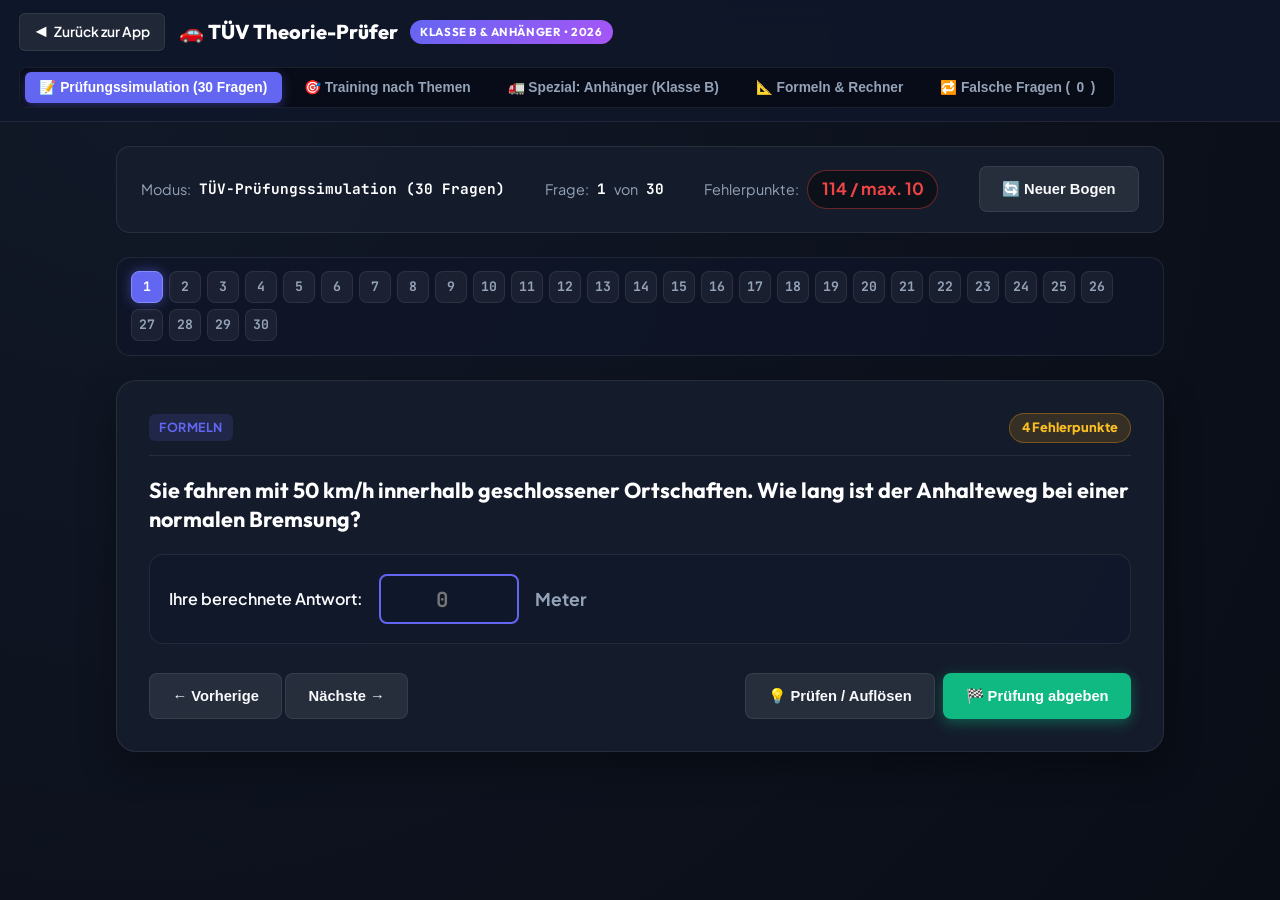
<file: theorie_pruefung_trainer.html>
<!DOCTYPE html>
<html lang="de">
<head>
  <meta charset="UTF-8">
  <meta name="viewport" content="width=device-width, initial-scale=1.0, maximum-scale=1.0, user-scalable=no, viewport-fit=cover">
  <title>TÜV Theorie-Trainer Klasse B & Anhänger | Offizielle Prüfungsfragen & Bildsimulation 2026</title>
  
  <!-- iOS Web App Meta Tags & PWA Setup for iPad Pro & iPhone 12 Pro -->
  <meta name="apple-mobile-web-app-capable" content="yes">
  <meta name="apple-mobile-web-app-status-bar-style" content="black-translucent">
  <meta name="apple-mobile-web-app-title" content="Theorie-Trainer">
  <meta name="mobile-web-app-capable" content="yes">
  <meta name="theme-color" content="#090d16">
  <link rel="apple-touch-icon" href="icons/apple-touch-icon.png">
  <link rel="icon" type="image/png" href="icons/icon-192.png">
  <link rel="preconnect" href="https://fonts.googleapis.com">
  <link rel="preconnect" href="https://fonts.gstatic.com" crossorigin>
  <link href="https://fonts.googleapis.com/css2?family=Outfit:wght@400;600;700;800&family=Plus+Jakarta+Sans:wght@400;500;600;700&family=JetBrains+Mono:wght@500;700&display=swap" rel="stylesheet">
  <style>
    :root {
      --bg: #090d16;
      --card-bg: rgba(22, 30, 46, 0.88);
      --card-border: rgba(255, 255, 255, 0.08);
      --card-hover: rgba(99, 102, 241, 0.35);
      --text: #f8fafc;
      --text-muted: #94a3b8;
      --primary: #6366f1;
      --primary-hover: #4f46e5;
      --success: #10b981;
      --success-bg: rgba(16, 185, 129, 0.15);
      --danger: #ef4444;
      --danger-bg: rgba(239, 68, 68, 0.15);
      --warning: #f59e0b;
      --warning-bg: rgba(245, 158, 11, 0.15);
      --radius-sm: 8px;
      --radius-md: 14px;
      --radius-lg: 20px;
      --font-heading: 'Outfit', sans-serif;
      --font-body: 'Plus Jakarta Sans', sans-serif;
      --font-mono: 'JetBrains Mono', monospace;
    }

    * { box-sizing: border-box; margin: 0; padding: 0; }
    body {
      font-family: var(--font-body);
      background: radial-gradient(circle at 10% 10%, #111827 0%, #090d16 100%);
      color: var(--text);
      min-height: 100vh;
      line-height: 1.55;
      padding-bottom: max(60px, calc(30px + env(safe-area-inset-bottom, 20px)));
    }

    /* TOP HEADER */
    header {
      background: rgba(15, 23, 42, 0.95);
      backdrop-filter: blur(14px);
      -webkit-backdrop-filter: blur(14px);
      border-bottom: 1px solid var(--card-border);
      position: sticky;
      top: 0;
      z-index: 100;
      padding-top: max(0.8rem, env(safe-area-inset-top, 0.8rem));
      padding-left: max(1.2rem, env(safe-area-inset-left, 1.2rem));
      padding-right: max(1.2rem, env(safe-area-inset-right, 1.2rem));
      padding-bottom: 0.8rem;
      display: flex;
      justify-content: space-between;
      align-items: center;
      flex-wrap: wrap;
      gap: 1rem;
    }
    .logo {
      display: flex;
      align-items: center;
      gap: 0.75rem;
      font-family: var(--font-heading);
      font-size: 1.25rem;
      font-weight: 800;
      color: #fff;
    }
    .logo-badge {
      font-size: 0.72rem;
      background: linear-gradient(135deg, var(--primary), #a855f7);
      padding: 0.2rem 0.65rem;
      border-radius: 999px;
      font-weight: 700;
      text-transform: uppercase;
      letter-spacing: 0.05em;
    }
    .nav-tabs {
      display: flex;
      gap: 0.5rem;
      background: rgba(0, 0, 0, 0.4);
      padding: 0.3rem;
      border-radius: var(--radius-sm);
      border: 1px solid var(--card-border);
      overflow-x: auto;
    }
    .tab-btn {
      background: transparent;
      border: none;
      color: var(--text-muted);
      padding: 0.45rem 0.9rem;
      font-size: 0.86rem;
      font-weight: 600;
      border-radius: 6px;
      cursor: pointer;
      transition: all 0.2s ease;
      display: flex;
      align-items: center;
      gap: 0.4rem;
      white-space: nowrap;
    }
    .tab-btn:hover { color: #fff; }
    .tab-btn.active {
      background: var(--primary);
      color: #fff;
      box-shadow: 0 4px 12px rgba(99, 102, 241, 0.35);
    }

    /* MAIN CONTAINER */
    .container {
      max-width: 1080px;
      margin: 1.5rem auto;
      padding: 0 1rem;
    }

    /* EXAM STATUS BAR */
    .exam-header {
      background: var(--card-bg);
      border: 1px solid var(--card-border);
      border-radius: var(--radius-md);
      padding: 1.2rem 1.5rem;
      margin-bottom: 1.5rem;
      display: flex;
      justify-content: space-between;
      align-items: center;
      flex-wrap: wrap;
      gap: 1rem;
    }
    .stat-pill {
      display: flex;
      align-items: center;
      gap: 0.5rem;
      font-size: 0.9rem;
      color: var(--text-muted);
    }
    .stat-pill strong { color: #fff; font-family: var(--font-mono); }
    .error-points-counter {
      font-size: 1.05rem;
      font-weight: 700;
      padding: 0.35rem 0.85rem;
      border-radius: 999px;
      background: rgba(0, 0, 0, 0.4);
      border: 1px solid var(--card-border);
    }
    .error-points-counter.safe { color: var(--success); border-color: rgba(16, 185, 129, 0.4); }
    .error-points-counter.danger { color: var(--danger); border-color: rgba(239, 68, 68, 0.4); }

    /* QUESTION NAVIGATOR */
    .question-navigator {
      display: flex;
      flex-wrap: wrap;
      gap: 6px;
      margin-bottom: 1.5rem;
      background: rgba(15, 23, 42, 0.6);
      padding: 0.85rem;
      border-radius: var(--radius-md);
      border: 1px solid var(--card-border);
    }
    .nav-dot {
      width: 32px;
      height: 32px;
      border-radius: 8px;
      display: flex;
      align-items: center;
      justify-content: center;
      font-family: var(--font-mono);
      font-size: 0.82rem;
      font-weight: 700;
      background: rgba(255, 255, 255, 0.05);
      border: 1px solid var(--card-border);
      color: var(--text-muted);
      cursor: pointer;
      transition: all 0.15s ease;
    }
    .nav-dot:hover { border-color: var(--primary); color: #fff; transform: translateY(-2px); }
    .nav-dot.current {
      background: var(--primary);
      border-color: #818cf8;
      color: #fff;
      box-shadow: 0 0 12px rgba(99, 102, 241, 0.5);
    }
    .nav-dot.answered {
      background: rgba(255, 255, 255, 0.15);
      color: #fff;
      border-color: rgba(255, 255, 255, 0.25);
    }
    .nav-dot.correct { background: var(--success-bg); border-color: var(--success); color: var(--success); }
    .nav-dot.wrong { background: var(--danger-bg); border-color: var(--danger); color: var(--danger); }

    /* QUESTION CARD */
    .question-card {
      background: var(--card-bg);
      border: 1px solid var(--card-border);
      border-radius: var(--radius-lg);
      padding: 2rem;
      box-shadow: 0 15px 35px rgba(0, 0, 0, 0.35);
      margin-bottom: 1.5rem;
    }
    .question-meta {
      display: flex;
      justify-content: space-between;
      align-items: center;
      margin-bottom: 1.2rem;
      border-bottom: 1px solid var(--card-border);
      padding-bottom: 0.8rem;
    }
    .category-badge {
      font-size: 0.78rem;
      font-weight: 700;
      text-transform: uppercase;
      letter-spacing: 0.04em;
      color: var(--primary);
      background: rgba(99, 102, 241, 0.15);
      padding: 0.25rem 0.65rem;
      border-radius: 6px;
    }
    .points-badge {
      font-size: 0.8rem;
      font-weight: 800;
      padding: 0.25rem 0.75rem;
      border-radius: 999px;
      background: rgba(245, 158, 11, 0.15);
      color: #fbbf24;
      border: 1px solid rgba(245, 158, 11, 0.35);
    }
    .question-text {
      font-family: var(--font-heading);
      font-size: 1.35rem;
      font-weight: 700;
      color: #fff;
      margin-bottom: 1.25rem;
      line-height: 1.35;
    }

    /* SCENARIO IMAGE BOX (AUTHENTIC TÜV EXAM SCREEN) */
    .scenario-box {
      background: #0b1120;
      border: 2px solid rgba(255, 255, 255, 0.1);
      border-radius: var(--radius-md);
      padding: 1.2rem;
      margin-bottom: 1.5rem;
      display: flex;
      flex-direction: column;
      align-items: center;
      justify-content: center;
      text-align: center;
      box-shadow: inset 0 2px 10px rgba(0, 0, 0, 0.5);
    }
    .scenario-svg-wrapper {
      max-width: 100%;
      display: flex;
      justify-content: center;
    }
    .scenario-svg-wrapper svg {
      max-width: 100%;
      height: auto;
      border-radius: 8px;
    }
    .scenario-caption {
      font-size: 0.84rem;
      color: var(--text-muted);
      margin-top: 0.75rem;
      font-weight: 500;
      background: rgba(15, 23, 42, 0.7);
      padding: 0.3rem 0.8rem;
      border-radius: 6px;
      border: 1px solid rgba(255, 255, 255, 0.05);
    }

    /* ANSWERS */
    .answers-list {
      display: flex;
      flex-direction: column;
      gap: 0.75rem;
      margin-bottom: 1.8rem;
    }
    .answer-item {
      background: rgba(15, 23, 42, 0.5);
      border: 1.5px solid var(--card-border);
      border-radius: var(--radius-md);
      padding: 1rem 1.25rem;
      min-height: 52px;
      display: flex;
      align-items: flex-start;
      gap: 1rem;
      cursor: pointer;
      transition: all 0.15s ease;
      user-select: none;
      touch-action: manipulation;
      -webkit-tap-highlight-color: transparent;
    }
    .answer-item:hover {
      border-color: var(--card-hover);
      background: rgba(99, 102, 241, 0.05);
    }
    .answer-item.selected {
      border-color: var(--primary);
      background: rgba(99, 102, 241, 0.15);
    }
    .answer-item.correct {
      border-color: var(--success);
      background: var(--success-bg);
    }
    .answer-item.wrong {
      border-color: var(--danger);
      background: var(--danger-bg);
    }

    .custom-check {
      min-width: 22px;
      width: 22px;
      height: 22px;
      border-radius: 6px;
      border: 2px solid var(--text-muted);
      display: flex;
      align-items: center;
      justify-content: center;
      margin-top: 2px;
      transition: all 0.15s ease;
      font-weight: 800;
      font-size: 0.85rem;
    }
    .answer-item.selected .custom-check {
      border-color: var(--primary);
      background: var(--primary);
      color: #fff;
    }
    .answer-item.correct .custom-check {
      border-color: var(--success);
      background: var(--success);
      color: #fff;
    }
    .answer-item.wrong .custom-check {
      border-color: var(--danger);
      background: var(--danger);
      color: #fff;
    }
    .answer-label {
      font-size: 0.98rem;
      color: #cbd5e1;
      line-height: 1.45;
    }
    .answer-item.selected .answer-label { color: #fff; font-weight: 600; }

    /* NUMBER INPUT ANSWER */
    .number-input-box {
      margin-bottom: 1.8rem;
      display: flex;
      align-items: center;
      gap: 1rem;
      background: rgba(15, 23, 42, 0.6);
      padding: 1.2rem;
      border-radius: var(--radius-md);
      border: 1px solid var(--card-border);
    }
    .formula-input {
      background: #0f172a;
      border: 2px solid var(--primary);
      border-radius: 8px;
      padding: 0.6rem 1rem;
      font-family: var(--font-mono);
      font-size: 1.3rem;
      font-weight: 700;
      color: #fff;
      width: 140px;
      text-align: center;
    }
    .formula-unit {
      font-size: 1.1rem;
      font-weight: 700;
      color: var(--text-muted);
    }

    /* EXPLANATION BOX */
    .explanation-box {
      background: rgba(99, 102, 241, 0.1);
      border-left: 4px solid var(--primary);
      padding: 1rem 1.25rem;
      border-radius: 0 var(--radius-sm) var(--radius-sm) 0;
      margin-bottom: 1.5rem;
      font-size: 0.92rem;
      color: #c7d2fe;
      display: none;
    }

    /* CONTROLS */
    .controls-bar {
      display: flex;
      justify-content: space-between;
      align-items: center;
      flex-wrap: wrap;
      gap: 1rem;
    }
    .btn {
      padding: 0.75rem 1.4rem;
      border-radius: var(--radius-sm);
      font-size: 0.92rem;
      font-weight: 700;
      min-height: 46px;
      border: none;
      cursor: pointer;
      display: inline-flex;
      align-items: center;
      gap: 0.5rem;
      transition: all 0.2s ease;
      touch-action: manipulation;
    }
    .btn-secondary {
      background: rgba(255, 255, 255, 0.08);
      color: var(--text);
      border: 1px solid var(--card-border);
    }
    .btn-secondary:hover { background: rgba(255, 255, 255, 0.15); transform: translateY(-1px); }
    .btn-primary {
      background: var(--primary);
      color: #fff;
      box-shadow: 0 4px 14px rgba(99, 102, 241, 0.4);
    }
    .btn-primary:hover { background: var(--primary-hover); transform: translateY(-1px); }
    .btn-success {
      background: var(--success);
      color: #fff;
      box-shadow: 0 4px 14px rgba(16, 185, 129, 0.4);
    }
    .btn-success:hover { background: #059669; }

    /* EVALUATION / SCORE CARD */
    .evaluation-card {
      background: var(--card-bg);
      border: 1px solid var(--card-border);
      border-radius: var(--radius-lg);
      padding: 2.5rem 2rem;
      text-align: center;
      display: none;
    }
    .result-banner {
      display: inline-flex;
      align-items: center;
      gap: 0.75rem;
      padding: 0.6rem 1.5rem;
      border-radius: 999px;
      font-family: var(--font-heading);
      font-size: 1.5rem;
      font-weight: 800;
      text-transform: uppercase;
      margin-bottom: 1.5rem;
    }
    .result-passed {
      background: var(--success-bg);
      color: #34d399;
      border: 2px solid var(--success);
    }
    .result-failed {
      background: var(--danger-bg);
      color: #f87171;
      border: 2px solid var(--danger);
    }

    /* TOOLS VIEW */
    .tool-view { display: none; }
    .cheat-card {
      background: var(--card-bg);
      border: 1px solid var(--card-border);
      border-radius: var(--radius-md);
      padding: 1.5rem;
      margin-bottom: 1.25rem;
    }
    .cheat-title {
      font-family: var(--font-heading);
      font-size: 1.2rem;
      font-weight: 700;
      color: #fff;
      margin-bottom: 0.5rem;
      display: flex;
      align-items: center;
      gap: 0.5rem;
    }
    .formula-formula {
      font-family: var(--font-mono);
      background: rgba(0, 0, 0, 0.5);
      border: 1px solid var(--card-border);
      padding: 0.8rem 1.2rem;
      border-radius: 8px;
      font-size: 1.15rem;
      color: #818cf8;
      margin: 0.75rem 0;
      display: inline-block;
    }
    .calc-box {
      background: rgba(15, 23, 42, 0.7);
      border: 1px solid var(--primary);
      border-radius: var(--radius-md);
      padding: 1.5rem;
      margin-top: 1rem;
    }
    .calc-slider { width: 100%; margin: 1rem 0; }
    .calc-result-grid {
      display: grid;
      grid-template-columns: repeat(auto-fit, minmax(200px, 1fr));
      gap: 1rem;
      margin-top: 1.2rem;
    }
    .calc-val-box {
      background: rgba(0, 0, 0, 0.4);
      padding: 1rem;
      border-radius: 8px;
      border: 1px solid var(--card-border);
    }
    .calc-val-label { font-size: 0.8rem; color: var(--text-muted); text-transform: uppercase; font-weight: 700; }
    .calc-val-number { font-family: var(--font-mono); font-size: 1.6rem; font-weight: 800; color: #fff; margin-top: 0.2rem; }

    @media (max-width: 640px) {
      .question-text { font-size: 1.15rem; }
      .question-card { padding: 1.25rem; }
      header { flex-direction: column; align-items: flex-start; }
      .nav-tabs { width: 100%; }
    }
  </style>
</head>
<body>

  <!-- TOP BAR -->
  <header>
    <div style="display:flex; align-items:center; gap:0.85rem; flex-wrap:wrap;">
      <a href="index.html" class="tab-btn" style="text-decoration:none; display:inline-flex; align-items:center; gap:0.4rem; background:rgba(255,255,255,0.08); border:1px solid var(--card-border); color:#fff;" title="Zurück zur Tagebuch-App">
        <span>◀</span> Zurück zur App
      </a>
      <div class="logo">
        <span>🚗 TÜV Theorie-Prüfer</span>
        <span class="logo-badge">Klasse B & Anhänger • 2026</span>
      </div>
    </div>
    <div class="nav-tabs">
      <button class="tab-btn active" data-view="exam" onclick="switchView('exam')">📝 Prüfungssimulation (30 Fragen)</button>
      <button class="tab-btn" data-view="trainer" onclick="switchView('trainer')">🎯 Training nach Themen</button>
      <button class="tab-btn" data-view="trailer" onclick="switchView('trailer')">🚛 Spezial: Anhänger (Klasse B)</button>
      <button class="tab-btn" data-view="formulas" onclick="switchView('formulas')">📐 Formeln & Rechner</button>
      <button class="tab-btn" data-view="mistakes" onclick="switchView('mistakes')">🔁 Falsche Fragen (<span id="mistakeCount">0</span>)</button>
    </div>
  </header>

  <main class="container">

    <!-- VIEW 1: EXAM SIMULATION & PRACTICE -->
    <section id="examView">

      <!-- HEADER STATS -->
      <div class="exam-header">
        <div class="stat-pill">
          Modus: <strong id="modeLabel">TÜV-Prüfungssimulation</strong>
        </div>
        <div class="stat-pill">
          Frage: <strong id="currentQuestionNum">1</strong> von <strong id="totalQuestionsNum">30</strong>
        </div>
        <div class="stat-pill">
          Fehlerpunkte: <span class="error-points-counter safe" id="errorPointsBadge">0 / max. 10</span>
        </div>
        <div>
          <button class="btn btn-secondary" onclick="restartExam()" title="Neuen Fragebogen zusammenstellen">🔄 Neuer Bogen</button>
        </div>
      </div>

      <!-- NAVIGATOR BUTTONS -->
      <div class="question-navigator" id="questionNav"></div>

      <!-- ACTIVE QUESTION CARD -->
      <div class="question-card" id="questionCard">
        <div class="question-meta">
          <span class="category-badge" id="qCategory">Vorfahrt</span>
          <span class="points-badge" id="qPoints">5 Fehlerpunkte</span>
        </div>

        <h2 class="question-text" id="qText">Fragetext lädt...</h2>

        <!-- SCENARIO ILLUSTRATION (SVG EXAM PICTURE) -->
        <div class="scenario-box" id="scenarioContainer" style="display: none;">
          <div class="scenario-svg-wrapper" id="scenarioSvg"></div>
          <div class="scenario-caption" id="scenarioCaption"></div>
        </div>

        <!-- MULTIPLE CHOICE ANSWERS -->
        <div class="answers-list" id="answersContainer"></div>

        <!-- NUMERICAL INPUT FOR FORMULA QUESTIONS -->
        <div class="number-input-box" id="numberInputContainer" style="display: none;">
          <label for="numInput" style="font-weight: 600;">Ihre berechnete Antwort:</label>
          <input type="number" id="numInput" class="formula-input" placeholder="0">
          <span class="formula-unit" id="numUnit">Meter</span>
        </div>

        <!-- EXPLANATION -->
        <div class="explanation-box" id="explanationBox"></div>

        <!-- CONTROLS -->
        <div class="controls-bar">
          <div>
            <button class="btn btn-secondary" id="btnPrev" onclick="navigateQuestion(-1)">← Vorherige</button>
            <button class="btn btn-secondary" id="btnNext" onclick="navigateQuestion(1)">Nächste →</button>
          </div>
          <div style="display: flex; gap: 0.5rem;">
            <button class="btn btn-secondary" id="btnCheck" onclick="checkCurrentAnswer()">💡 Prüfen / Auflösen</button>
            <button class="btn btn-success" id="btnSubmit" onclick="finishExam()">🏁 Prüfung abgeben</button>
          </div>
        </div>
      </div>

      <!-- EVALUATION SCREEN -->
      <div class="evaluation-card" id="evalCard">
        <div class="result-banner" id="evalBanner">ERGEBNIS</div>
        <h3 style="font-size: 1.8rem; margin-bottom: 0.5rem;" id="evalScoreText">0 Fehlerpunkte</h3>
        <p style="color: var(--text-muted); max-width: 650px; margin: 0 auto 1.8rem;" id="evalDetailText">
          Amtliche TÜV-Regel: Maximal 10 Fehlerpunkte erlaubt. ABER: Wer bei genau 10 Punkten zwei 5-Punkte-Fragen falsch beantwortet hat, hat die Prüfung NICHT bestanden!
        </p>

        <div style="display: flex; justify-content: center; gap: 1rem; flex-wrap: wrap;">
          <button class="btn btn-primary" onclick="restartExam()">🔄 Neue Prüfung starten</button>
          <button class="btn btn-secondary" onclick="reviewExamMistakes()">🔍 Nur Fehler ansehen</button>
        </div>
      </div>

    </section>

    <!-- VIEW 2: FORMULAS & INTERACTIVE CALCULATOR -->
    <section id="formulasView" class="tool-view">
      <div class="cheat-card">
        <div class="cheat-title">📐 Das 1x1 der Prüfungsformeln (TÜV-Standard)</div>
        <p style="color: var(--text-muted);">
          Diese 4 Faustformeln kommen garantiert in der theoretischen Prüfung vor:
        </p>

        <div style="margin-top: 1.5rem;">
          <h4>1. Reaktionsweg (Weg während der Schrecksekunde)</h4>
          <div class="formula-formula">(Geschwindigkeit in km/h ÷ 10) × 3</div>
          <p style="font-size: 0.88rem; color: #94a3b8;">Beispiel bei 50 km/h: (50 ÷ 10) × 3 = 5 × 3 = <strong>15 Meter</strong></p>
        </div>

        <div style="margin-top: 1.5rem;">
          <h4>2. Bremsweg bei Normalbremsung</h4>
          <div class="formula-formula">(Geschwindigkeit ÷ 10) × (Geschwindigkeit ÷ 10)</div>
          <p style="font-size: 0.88rem; color: #94a3b8;">Beispiel bei 50 km/h: (50 ÷ 10) × (50 ÷ 10) = 5 × 5 = <strong>25 Meter</strong></p>
        </div>

        <div style="margin-top: 1.5rem;">
          <h4>3. Bremsweg bei Gefahrenbremsung (Vollbremsung)</h4>
          <div class="formula-formula">Normaler Bremsweg ÷ 2</div>
          <p style="font-size: 0.88rem; color: #94a3b8;">Beispiel bei 50 km/h: 25 Meter ÷ 2 = <strong>12,5 Meter</strong> (halbiert den Bremsweg!)</p>
        </div>

        <div style="margin-top: 1.5rem;">
          <h4>4. Anhalteweg (Gesamter Weg bis zum Stillstand)</h4>
          <div class="formula-formula">Reaktionsweg + Bremsweg</div>
          <p style="font-size: 0.88rem; color: #94a3b8;">Beispiel bei 50 km/h Normalbremsung: 15 m + 25 m = <strong>40 Meter</strong></p>
        </div>
      </div>

      <!-- INTERACTIVE CALCULATOR -->
      <div class="cheat-card">
        <div class="cheat-title">🧮 Interaktiver Bremsweg-Simulator</div>
        <p style="color: var(--text-muted);">Stellen Sie die Geschwindigkeit ein und sehen Sie sofort alle Prüfungsmaße:</p>

        <div class="calc-box">
          <label style="font-weight: 700; font-size: 1.1rem; display: flex; justify-content: space-between;">
            <span>Geschwindigkeit:</span>
            <span style="color: #818cf8; font-family: var(--font-mono); font-size: 1.4rem;" id="sliderSpeedVal">50 km/h</span>
          </label>
          <input type="range" min="10" max="200" step="10" value="50" class="calc-slider" id="speedSlider" oninput="updateCalculator(this.value)">

          <div class="calc-result-grid">
            <div class="calc-val-box">
              <div class="calc-val-label">1. Reaktionsweg</div>
              <div class="calc-val-number" id="calcReaktion">15 m</div>
              <small style="color: var(--text-muted);">(v ÷ 10) × 3</small>
            </div>
            <div class="calc-val-box">
              <div class="calc-val-label">2. Bremsweg (Normal)</div>
              <div class="calc-val-number" id="calcBremsNormal">25 m</div>
              <small style="color: var(--text-muted);">(v ÷ 10) × (v ÷ 10)</small>
            </div>
            <div class="calc-val-box">
              <div class="calc-val-label">3. Gefahrenbremsung</div>
              <div class="calc-val-number" id="calcBremsGefahr" style="color: #34d399;">12.5 m</div>
              <small style="color: var(--text-muted);">Bremsweg ÷ 2</small>
            </div>
            <div class="calc-val-box" style="border-color: var(--primary);">
              <div class="calc-val-label" style="color: #818cf8;">4. Anhalteweg (Gesamt)</div>
              <div class="calc-val-number" id="calcAnhalteweg" style="color: #818cf8;">40 m</div>
              <small style="color: var(--text-muted);">Reaktion + Normalbremsung</small>
            </div>
          </div>
        </div>
      </div>
    </section>

    <!-- VIEW 3: THEME TRAINING PICKER -->
    <section id="trainerTopicsView" class="tool-view">
      <div class="cheat-card">
        <div class="cheat-title">🎯 Gezieltes Training nach Schwerpunkten</div>
        <p style="color: var(--text-muted); margin-bottom: 1.5rem;">
          Wählen Sie ein Themengebiet aus, um alle dazugehörigen Fragen mit Bildsimulation zu üben:
        </p>

        <div style="display: grid; grid-template-columns: repeat(auto-fit, minmax(240px, 1fr)); gap: 1rem;">
          <button class="btn btn-secondary" onclick="startTopicTraining('Vorfahrt')" style="padding: 1.2rem; flex-direction: column; align-items: flex-start;">
            <strong style="font-size: 1.1rem; color: #fff;">🚦 Vorfahrt & Kreuzungen</strong>
            <small style="color: var(--text-muted);">Rechts vor Links, Abknickend, Schilder</small>
          </button>
          <button class="btn btn-secondary" onclick="startTopicTraining('Anhänger')" style="padding: 1.2rem; flex-direction: column; align-items: flex-start; border-color: #818cf8;">
            <strong style="font-size: 1.1rem; color: #818cf8;">🚛 Klasse B mit Anhänger</strong>
            <small style="color: var(--text-muted);">3.500 kg zGM, Abreißseil, Stützlast, Schleppkurve</small>
          </button>
          <button class="btn btn-secondary" onclick="startTopicTraining('Formeln')" style="padding: 1.2rem; flex-direction: column; align-items: flex-start;">
            <strong style="font-size: 1.1rem; color: #fff;">📐 Zahlen & Formeln</strong>
            <small style="color: var(--text-muted);">Bremsweg, Reaktionsweg, Abstände</small>
          </button>
          <button class="btn btn-secondary" onclick="startTopicTraining('Verkehrsrecht')" style="padding: 1.2rem; flex-direction: column; align-items: flex-start;">
            <strong style="font-size: 1.1rem; color: #fff;">⚖️ Recht, CanG & Alkohol</strong>
            <small style="color: var(--text-muted);">3,5 ng/ml Grenzwert, Mischkonsum, Promille</small>
          </button>
          <button class="btn btn-secondary" onclick="startTopicTraining('Verhalten')" style="padding: 1.2rem; flex-direction: column; align-items: flex-start;">
            <strong style="font-size: 1.1rem; color: #fff;">🛡️ Gefahrenlehre & Verhalten</strong>
            <small style="color: var(--text-muted);">Überholabstand 1,5m, Rettungsgasse, Busse</small>
          </button>
          <button class="btn btn-secondary" onclick="startTopicTraining('Technik')" style="padding: 1.2rem; flex-direction: column; align-items: flex-start;">
            <strong style="font-size: 1.1rem; color: #fff;">⚙️ Technik & Umwelt</strong>
            <small style="color: var(--text-muted);">ABS, ESP, Reifendruck, Beleuchtung</small>
          </button>
        </div>
      </div>
    </section>

  </main>

  <script>
    // ==========================================
    // SVG PRÜFUNGSBILDER (OFFIZIELLES TÜV-LAYOUT)
    // ==========================================
    const svgImages = {
      // 1. Kreuzung Rechts vor Links
      rechtsVorLinks: `
        <svg viewBox="0 0 400 260" width="380" height="247">
          <rect width="400" height="260" fill="#1e293b"/>
          <!-- Roads -->
          <rect x="0" y="90" width="400" height="80" fill="#334155"/>
          <rect x="160" y="0" width="80" height="260" fill="#334155"/>
          <!-- Road Markings -->
          <line x1="0" y1="130" x2="160" y2="130" stroke="#f8fafc" stroke-width="2" stroke-dasharray="8 6"/>
          <line x1="240" y1="130" x2="400" y2="130" stroke="#f8fafc" stroke-width="2" stroke-dasharray="8 6"/>
          <line x1="200" y1="0" x2="200" y2="90" stroke="#f8fafc" stroke-width="2" stroke-dasharray="8 6"/>
          <line x1="200" y1="170" x2="200" y2="260" stroke="#f8fafc" stroke-width="2" stroke-dasharray="8 6"/>
          <!-- Red Car (from Left) -->
          <rect x="70" y="138" width="40" height="22" rx="4" fill="#ef4444"/>
          <circle cx="80" cy="136" r="3" fill="#000"/><circle cx="100" cy="136" r="3" fill="#000"/>
          <text x="90" y="153" font-size="9" font-family="sans-serif" font-weight="bold" fill="#fff" text-anchor="middle">ROT</text>
          <!-- Yellow Car (from Right) -->
          <rect x="290" y="100" width="40" height="22" rx="4" fill="#eab308"/>
          <circle cx="300" cy="98" r="3" fill="#000"/><circle cx="320" cy="98" r="3" fill="#000"/>
          <text x="310" y="115" font-size="9" font-family="sans-serif" font-weight="bold" fill="#000" text-anchor="middle">GELB</text>
          <!-- Own Car (Bottom, Green) -->
          <rect x="208" y="200" width="22" height="42" rx="4" fill="#10b981"/>
          <circle cx="206" cy="210" r="3" fill="#000"/><circle cx="206" cy="232" r="3" fill="#000"/>
          <text x="219" y="225" font-size="8" font-family="sans-serif" font-weight="bold" fill="#fff" text-anchor="middle">ICH</text>
          <!-- Arrow Rechts vor Links -->
          <path d="M 285 111 L 225 111" stroke="#eab308" stroke-width="3" marker-end="url(#arrow)" fill="none"/>
          <text x="200" y="20" font-size="12" font-weight="bold" fill="#cbd5e1" text-anchor="middle">Situation: Kreuzung ohne Verkehrszeichen</text>
        </svg>
      `,

      // 2. Abknickende Vorfahrt
      abknickendeVorfahrt: `
        <svg viewBox="0 0 400 260" width="380" height="247">
          <rect width="400" height="260" fill="#1e293b"/>
          <rect x="0" y="90" width="400" height="80" fill="#334155"/>
          <rect x="160" y="0" width="80" height="260" fill="#334155"/>
          <!-- Priority curve marking (thick curve bottom to left) -->
          <path d="M 200 260 Q 200 130 0 130" stroke="#f8fafc" stroke-width="12" fill="none"/>
          <path d="M 200 260 Q 200 130 0 130" stroke="#fbbf24" stroke-width="8" fill="none"/>
          <!-- Sign 306 with supplementary sign -->
          <g transform="translate(255, 175) scale(0.65)">
            <rect x="0" y="0" width="50" height="50" rx="3" transform="rotate(45 25 25)" fill="#f8fafc" stroke="#000" stroke-width="2"/>
            <rect x="8" y="8" width="34" height="34" rx="2" transform="rotate(45 25 25)" fill="#fbbf24"/>
            <!-- Addon sign -->
            <rect x="-8" y="58" width="66" height="48" rx="3" fill="#f8fafc" stroke="#000" stroke-width="2"/>
            <line x1="25" y1="62" x2="25" y2="102" stroke="#94a3b8" stroke-width="3"/>
            <line x1="-4" y1="82" x2="54" y2="82" stroke="#94a3b8" stroke-width="3"/>
            <!-- Priority curve on sign -->
            <path d="M 25 102 Q 25 82 -4 82" stroke="#000" stroke-width="6" fill="none"/>
          </g>
          <!-- Own Car (Green, wants to follow priority to left) -->
          <rect x="208" y="215" width="22" height="38" rx="4" fill="#10b981"/>
          <text x="219" y="238" font-size="8" font-weight="bold" fill="#fff" text-anchor="middle">ICH</text>
          <!-- Blinker animation hint -->
          <circle cx="206" cy="217" r="4" fill="#fbbf24"/>
          <!-- Yellow car waiting from right on side street -->
          <rect x="280" y="102" width="38" height="22" rx="4" fill="#eab308"/>
          <text x="299" y="116" font-size="8" font-weight="bold" fill="#000" text-anchor="middle">GELB</text>
          <text x="200" y="22" font-size="11" font-weight="bold" fill="#cbd5e1" text-anchor="middle">Abknickende Vorfahrtstraße nach links</text>
        </svg>
      `,

      // 3. Überholabstand Radfahrer (Cockpit Ansicht)
      abstandRad: `
        <svg viewBox="0 0 400 240" width="380" height="228">
          <rect width="400" height="240" fill="#0284c7"/>
          <!-- Road horizon -->
          <polygon points="0,90 400,90 400,240 0,240" fill="#334155"/>
          <line x1="200" y1="90" x2="160" y2="240" stroke="#f8fafc" stroke-width="2" stroke-dasharray="10 8"/>
          <!-- Cyclist ahead -->
          <g transform="translate(240, 105)">
            <circle cx="12" cy="6" r="5" fill="#f87171"/>
            <line x1="12" y1="11" x2="12" y2="25" stroke="#f87171" stroke-width="3"/>
            <line x1="5" y1="35" x2="19" y2="35" stroke="#000" stroke-width="3"/>
            <circle cx="6" cy="35" r="7" stroke="#000" stroke-width="2" fill="none"/>
            <circle cx="18" cy="35" r="7" stroke="#000" stroke-width="2" fill="none"/>
          </g>
          <!-- Oncoming car in distance -->
          <rect x="120" y="98" width="16" height="10" fill="#ef4444" rx="2"/>
          <!-- Cockpit dashboard / Hood -->
          <path d="M 0 195 Q 200 170 400 195 L 400 240 L 0 240 Z" fill="#0f172a"/>
          <!-- Steering wheel top -->
          <path d="M 140 240 Q 200 185 260 240" stroke="#334155" stroke-width="12" fill="none"/>
          <!-- Measurement Arrow -->
          <g transform="translate(190, 150)">
            <line x1="0" y1="0" x2="60" y2="0" stroke="#fbbf24" stroke-width="2"/>
            <polygon points="0,-3 -6,0 0,3" fill="#fbbf24"/>
            <polygon points="60,-3 66,0 60,3" fill="#fbbf24"/>
            <rect x="6" y="-14" width="50" height="12" rx="3" fill="#000"/>
            <text x="31" y="-5" font-size="8" font-family="sans-serif" font-weight="bold" fill="#fbbf24" text-anchor="middle">≥ 1,5 m</text>
          </g>
          <text x="200" y="20" font-size="11" font-weight="bold" fill="#fff" text-anchor="middle">Blick durch die Windschutzscheibe (Innerorts)</text>
        </svg>
      `,

      // 4. Haltestelle Bus mit Warnblinker
      busHaltestelle: `
        <svg viewBox="0 0 400 240" width="380" height="228">
          <rect width="400" height="240" fill="#0f172a"/>
          <polygon points="0,85 400,85 400,240 0,240" fill="#334155"/>
          <line x1="200" y1="85" x2="180" y2="240" stroke="#f8fafc" stroke-width="3" stroke-dasharray="10 8"/>
          <!-- Bus on right lane -->
          <rect x="235" y="80" width="75" height="75" rx="6" fill="#3b82f6"/>
          <!-- Bus windows & roof -->
          <rect x="242" y="86" width="60" height="28" rx="3" fill="#93c5fd"/>
          <rect x="245" y="125" width="25" height="12" rx="2" fill="#fff"/>
          <text x="257" y="134" font-size="7" font-weight="bold" fill="#000" text-anchor="middle">BUS</text>
          <!-- Hazard lights blinking (Orange) -->
          <circle cx="239" cy="142" r="5" fill="#f59e0b"/>
          <circle cx="306" cy="142" r="5" fill="#f59e0b"/>
          <!-- Sign Haltestelle H -->
          <g transform="translate(325, 65)">
            <line x1="12" y1="20" x2="12" y2="80" stroke="#64748b" stroke-width="2"/>
            <circle cx="12" cy="20" r="14" fill="#fef08a" stroke="#15803d" stroke-width="3"/>
            <text x="12" y="26" font-size="16" font-weight="bold" fill="#15803d" text-anchor="middle">H</text>
          </g>
          <!-- Cockpit hood -->
          <path d="M 0 195 Q 200 175 400 195 L 400 240 L 0 240 Z" fill="#0f172a"/>
          <text x="200" y="20" font-size="11" font-weight="bold" fill="#cbd5e1" text-anchor="middle">Linienbus steht mit Warnblinklicht an der Haltestelle</text>
        </svg>
      `,

      // 5. Autobahn Rettungsgasse
      rettungsgasse: `
        <svg viewBox="0 0 400 240" width="380" height="228">
          <rect width="400" height="240" fill="#1e293b"/>
          <!-- 3 Lanes -->
          <rect x="30" y="40" width="340" height="190" fill="#334155"/>
          <line x1="140" y1="40" x2="140" y2="230" stroke="#f8fafc" stroke-width="2" stroke-dasharray="10 8"/>
          <line x1="260" y1="40" x2="260" y2="230" stroke="#f8fafc" stroke-width="2" stroke-dasharray="10 8"/>
          <!-- Left car (hugging left barrier) -->
          <rect x="40" y="110" width="35" height="60" rx="4" fill="#ef4444"/>
          <!-- Middle car (hugging right) -->
          <rect x="185" y="115" width="35" height="60" rx="4" fill="#3b82f6"/>
          <!-- Right car -->
          <rect x="295" y="120" width="35" height="60" rx="4" fill="#eab308"/>
          <!-- Free Rescue Lane -->
          <rect x="85" y="40" width="90" height="190" fill="rgba(16, 185, 129, 0.15)"/>
          <text x="130" y="130" font-size="10" font-weight="bold" fill="#34d399" text-anchor="middle" transform="rotate(-90 130 130)">RETTUNGSGASSE</text>
          <text x="200" y="22" font-size="11" font-weight="bold" fill="#cbd5e1" text-anchor="middle">Stockender Verkehr / Stau auf 3 Fahrstreifen</text>
        </svg>
      `,

      // 6. Kreisverkehr mit Zeichen 215 & 205
      kreisverkehr: `
        <svg viewBox="0 0 400 240" width="380" height="228">
          <rect width="400" height="240" fill="#1e293b"/>
          <!-- Roundabout circle -->
          <circle cx="200" cy="120" r="75" fill="#334155"/>
          <circle cx="200" cy="120" r="35" fill="#15803d"/>
          <!-- Entrance road bottom -->
          <rect x="180" y="160" width="40" height="80" fill="#334155"/>
          <!-- Signs at entrance: 205 on top, 215 below -->
          <g transform="translate(230, 160)">
            <!-- Sign 205 Vorfahrt gewaehren (upside down triangle) -->
            <polygon points="12,0 0,22 24,22" fill="#f8fafc" stroke="#dc2626" stroke-width="3"/>
            <!-- Sign 215 Kreisverkehr (Blue round with 3 arrows) -->
            <circle cx="12" cy="38" r="11" fill="#2563eb" stroke="#f8fafc" stroke-width="1.5"/>
            <path d="M 6 38 A 6 6 0 1 1 18 38" stroke="#fff" stroke-width="2" fill="none"/>
          </g>
          <!-- Car in circle -->
          <rect x="185" y="52" width="28" height="16" rx="3" fill="#3b82f6"/>
          <!-- Own car entering -->
          <rect x="187" y="200" width="16" height="28" rx="3" fill="#10b981"/>
          <text x="195" y="218" font-size="7" font-weight="bold" fill="#fff" text-anchor="middle">ICH</text>
          <text x="200" y="18" font-size="11" font-weight="bold" fill="#cbd5e1" text-anchor="middle">Vorfahrtregelung am Kreisverkehr</text>
        </svg>
      `,

      // 7. Ampel mit Grünpfeil-Schild
      gruenpfeil: `
        <svg viewBox="0 0 400 240" width="380" height="228">
          <rect width="400" height="240" fill="#0f172a"/>
          <!-- Traffic light post & housing -->
          <line x1="160" y1="40" x2="160" y2="240" stroke="#64748b" stroke-width="6"/>
          <rect x="140" y="40" width="40" height="100" rx="8" fill="#1e293b" stroke="#000" stroke-width="2"/>
          <!-- Lights: Red ON, Yellow off, Green off -->
          <circle cx="160" cy="58" r="11" fill="#ef4444" stroke="#7f1d1d" stroke-width="1.5"/>
          <circle cx="160" cy="90" r="11" fill="#475569"/>
          <circle cx="160" cy="122" r="11" fill="#475569"/>
          <!-- Gruenpfeil sign (Zeichen 720) on the right of red light -->
          <g transform="translate(188, 45)">
            <rect x="0" y="0" width="45" height="34" rx="3" fill="#000" stroke="#f8fafc" stroke-width="1.5"/>
            <path d="M 8 17 L 30 17 M 22 9 L 32 17 L 22 25" stroke="#22c55e" stroke-width="4.5" stroke-linecap="round" stroke-linejoin="round" fill="none"/>
          </g>
          <!-- Stop line on road -->
          <rect x="40" y="210" width="320" height="8" fill="#f8fafc"/>
          <text x="200" y="232" font-size="9" fill="#94a3b8" text-anchor="middle">Haltlinie vor der Kreuzung</text>
          <text x="200" y="22" font-size="11" font-weight="bold" fill="#cbd5e1" text-anchor="middle">Rote Ampel mit Grünpfeil-Schild (Zeichen 720)</text>
        </svg>
      `,

      // 8. Bahnübergang mit Andreaskreuz & Bake
      bahnuebergang: `
        <svg viewBox="0 0 400 240" width="380" height="228">
          <rect width="400" height="240" fill="#1e293b"/>
          <rect x="0" y="150" width="400" height="90" fill="#334155"/>
          <!-- Railway tracks crossing -->
          <line x1="0" y1="180" x2="400" y2="180" stroke="#94a3b8" stroke-width="4"/>
          <line x1="0" y1="195" x2="400" y2="195" stroke="#94a3b8" stroke-width="4"/>
          <!-- Andreaskreuz (Zeichen 201) -->
          <g transform="translate(140, 50)">
            <line x1="30" y1="50" x2="30" y2="130" stroke="#64748b" stroke-width="4"/>
            <path d="M 10 20 L 50 60 M 50 20 L 10 60" stroke="#f8fafc" stroke-width="10" stroke-linecap="square"/>
            <path d="M 10 20 L 20 30 M 40 50 L 50 60 M 50 20 L 40 30 M 20 50 L 10 60" stroke="#dc2626" stroke-width="10" stroke-linecap="square"/>
          </g>
          <!-- 3-striped beacon (240m) -->
          <g transform="translate(260, 75)">
            <rect x="0" y="0" width="22" height="75" fill="#f8fafc" stroke="#000" stroke-width="1.5"/>
            <polygon points="0,15 22,5 22,18 0,28" fill="#dc2626"/>
            <polygon points="0,35 22,25 22,38 0,48" fill="#dc2626"/>
            <polygon points="0,55 22,45 22,58 0,68" fill="#dc2626"/>
            <text x="11" y="90" font-size="8" fill="#94a3b8" text-anchor="middle">240 m</text>
          </g>
          <text x="200" y="25" font-size="11" font-weight="bold" fill="#cbd5e1" text-anchor="middle">Zeichen 201 (Andreaskreuz) & Entfernungsbake</text>
        </svg>
      `,

      // 9. SPEZIAL ANHÄNGER: Abreißseil & Kupplung
      anhaengerAbreissseil: `
        <svg viewBox="0 0 400 240" width="380" height="228">
          <rect width="400" height="240" fill="#0f172a"/>
          <!-- Towbar & ball -->
          <rect x="30" y="115" width="110" height="20" rx="3" fill="#64748b"/>
          <circle cx="140" cy="115" r="14" fill="#94a3b8" stroke="#334155" stroke-width="2"/>
          <!-- Trailer hitch tongue -->
          <rect x="140" y="105" width="140" height="20" rx="4" fill="#475569"/>
          <!-- Locking handle -->
          <line x1="165" y1="105" x2="185" y2="80" stroke="#f59e0b" stroke-width="6" stroke-linecap="round"/>
          <!-- Breakaway Cable (Rotes Abreißseil) connected to eyelet -->
          <path d="M 210 125 C 210 165, 140 180, 110 145" stroke="#ef4444" stroke-width="4" fill="none"/>
          <circle cx="110" cy="142" r="5" fill="#ef4444"/>
          <!-- Label & arrow -->
          <text x="110" y="175" font-size="9" font-weight="bold" fill="#ef4444" text-anchor="middle">Sicherungs-Öse am PKW</text>
          <text x="250" y="155" font-size="9" fill="#94a3b8">Rotes Abreißseil (Notbremse)</text>
          <text x="200" y="25" font-size="11" font-weight="bold" fill="#cbd5e1" text-anchor="middle">Abreißseil bei gebremstem Anhänger (§ 41 StVZO)</text>
        </svg>
      `,

      // 10. SPEZIAL ANHÄNGER: Stützlast & Hebelwirkung
      anhaengerStuetzlast: `
        <svg viewBox="0 0 400 240" width="380" height="228">
          <rect width="400" height="240" fill="#1e293b"/>
          <line x1="20" y1="180" x2="380" y2="180" stroke="#475569" stroke-width="2"/>
          <!-- Car outline (Left) -->
          <rect x="40" y="110" width="120" height="50" rx="8" fill="#334155"/>
          <circle cx="65" cy="170" r="14" fill="#000"/><circle cx="135" cy="170" r="14" fill="#000"/>
          <!-- Trailer outline (Right, Single Axle) -->
          <rect x="210" y="90" width="140" height="70" rx="4" fill="#1e40af"/>
          <circle cx="280" cy="170" r="16" fill="#000"/>
          <!-- Drawbar -->
          <line x1="160" y1="145" x2="210" y2="145" stroke="#94a3b8" stroke-width="6"/>
          <!-- Downward force arrow at hitch (Stützlast) -->
          <path d="M 185 115 L 185 142" stroke="#22c55e" stroke-width="4" marker-end="url(#arrow)"/>
          <polygon points="185,145 180,137 190,137" fill="#22c55e"/>
          <text x="185" y="105" font-size="9" font-weight="bold" fill="#22c55e" text-anchor="middle">Stützlast</text>
          <!-- Cargo load area -->
          <rect x="250" y="105" width="55" height="30" fill="#f59e0b" rx="3"/>
          <text x="277" y="123" font-size="8" font-weight="bold" fill="#000" text-anchor="middle">Ladung</text>
          <text x="200" y="25" font-size="11" font-weight="bold" fill="#cbd5e1" text-anchor="middle">Richtige Lastverteilung & Stützlast beim Anhänger</text>
        </svg>
      `,

      // 11. SPEZIAL ANHÄNGER: Schleppkurve beim Abbiegen
      anhaengerSchleppkurve: `
        <svg viewBox="0 0 400 240" width="380" height="228">
          <rect width="400" height="240" fill="#1e293b"/>
          <!-- Curb corner (top-down) -->
          <path d="M 0 0 L 140 0 L 140 100 Q 140 140 180 140 L 400 140 L 400 240 L 0 240 Z" fill="#334155"/>
          <!-- Sidewalk (Gehweg) -->
          <rect x="0" y="0" width="135" height="95" fill="#475569"/>
          <!-- Car turning right -->
          <g transform="translate(180, 50) rotate(35)">
            <rect x="0" y="0" width="24" height="42" rx="4" fill="#10b981"/>
          </g>
          <!-- Trailer cutting the corner inside (Schleppkurve) -->
          <g transform="translate(145, 95) rotate(15)">
            <rect x="0" y="0" width="22" height="40" rx="3" fill="#3b82f6"/>
          </g>
          <!-- Trajectory curve showing danger zone on curb -->
          <path d="M 155 135 Q 140 120 140 90" stroke="#ef4444" stroke-width="3" stroke-dasharray="4 3" fill="none"/>
          <text x="135" y="130" font-size="8" font-weight="bold" fill="#ef4444">Gefahr: Schneidet Kurve!</text>
          <text x="200" y="25" font-size="11" font-weight="bold" fill="#cbd5e1" text-anchor="middle">Schleppkurve: Anhänger läuft in engem Radius nach</text>
        </svg>
      `,

      // 12. SPEZIAL ANHÄNGER: Gespanngewichte (Klasse B 3.500 kg Regel)
      anhaengerGewichte: `
        <svg viewBox="0 0 400 240" width="380" height="228">
          <rect width="400" height="240" fill="#0f172a"/>
          <!-- Combination 1 (Permitted with B) -->
          <g transform="translate(20, 45)">
            <rect x="0" y="0" width="110" height="32" rx="4" fill="#334155"/>
            <text x="55" y="20" font-size="8.5" font-weight="bold" fill="#fff" text-anchor="middle">PKW: zGM 2.200 kg</text>
            <text x="120" y="21" font-size="14" fill="#94a3b8">+</text>
            <rect x="135" y="0" width="110" height="32" rx="4" fill="#1e40af"/>
            <text x="190" y="20" font-size="8.5" font-weight="bold" fill="#fff" text-anchor="middle">Anh.: zGM 1.200 kg</text>
            <text x="255" y="21" font-size="14" fill="#94a3b8">=</text>
            <rect x="275" y="0" width="85" height="32" rx="4" fill="#065f46"/>
            <text x="317" y="15" font-size="8" font-weight="bold" fill="#34d399" text-anchor="middle">3.400 kg</text>
            <text x="317" y="26" font-size="7.5" font-weight="bold" fill="#34d399" text-anchor="middle">✓ KLASSE B</text>
          </g>
          <!-- Combination 2 (Exceeds 3500kg -> Requires B96 or BE) -->
          <g transform="translate(20, 115)">
            <rect x="0" y="0" width="110" height="32" rx="4" fill="#334155"/>
            <text x="55" y="20" font-size="8.5" font-weight="bold" fill="#fff" text-anchor="middle">PKW: zGM 2.300 kg</text>
            <text x="120" y="21" font-size="14" fill="#94a3b8">+</text>
            <rect x="135" y="0" width="110" height="32" rx="4" fill="#1e40af"/>
            <text x="190" y="20" font-size="8.5" font-weight="bold" fill="#fff" text-anchor="middle">Anh.: zGM 1.500 kg</text>
            <text x="255" y="21" font-size="14" fill="#94a3b8">=</text>
            <rect x="275" y="0" width="85" height="32" rx="4" fill="#7f1d1d"/>
            <text x="317" y="15" font-size="8" font-weight="bold" fill="#f87171" text-anchor="middle">3.800 kg</text>
            <text x="317" y="26" font-size="7.5" font-weight="bold" fill="#f87171" text-anchor="middle">✗ B96 / BE</text>
          </g>
          <!-- Rule reminder text -->
          <rect x="20" y="175" width="360" height="42" rx="4" fill="rgba(255,255,255,0.05)"/>
          <text x="200" y="193" font-size="8.5" fill="#cbd5e1" text-anchor="middle">Regel: Mit Klasse B dürfen Gespanne über 750 kg gefahren werden,</text>
          <text x="200" y="207" font-size="8.5" font-weight="bold" fill="#fbbf24" text-anchor="middle">solange die zulässige Gesamtmasse (zGM) beider max. 3.500 kg beträgt!</text>
          <text x="200" y="25" font-size="11" font-weight="bold" fill="#cbd5e1" text-anchor="middle">Fahrerlaubnis Klasse B: Gespanngewichte im Überblick</text>
        </svg>
      `,

      // 13. SPEZIAL ANHÄNGER: Außenspiegel bei breitem Anhänger
      anhaengerSpiegel: `
        <svg viewBox="0 0 400 240" width="380" height="228">
          <rect width="400" height="240" fill="#0f172a"/>
          <!-- Car roof view -->
          <rect x="165" y="130" width="70" height="90" rx="8" fill="#334155"/>
          <rect x="175" y="145" width="50" height="35" rx="3" fill="#1e293b"/>
          <!-- Caravan trailer (much wider than car) -->
          <rect x="130" y="20" width="140" height="95" rx="4" fill="#1e40af"/>
          <text x="200" y="65" font-size="9" font-weight="bold" fill="#fff" text-anchor="middle">Breiter Wohnwagen</text>
          <!-- Extended side mirrors with extension arms -->
          <line x1="165" y1="150" x2="115" y2="150" stroke="#f59e0b" stroke-width="3"/>
          <rect x="110" y="142" width="8" height="16" rx="2" fill="#fbbf24"/>
          <line x1="235" y1="150" x2="285" y2="150" stroke="#f59e0b" stroke-width="3"/>
          <rect x="282" y="142" width="8" height="16" rx="2" fill="#fbbf24"/>
          <!-- Sightlines from extended mirrors past caravan -->
          <line x1="110" y1="150" x2="110" y2="10" stroke="#22c55e" stroke-width="2" stroke-dasharray="4 3"/>
          <line x1="290" y1="150" x2="290" y2="10" stroke="#22c55e" stroke-width="2" stroke-dasharray="4 3"/>
          <text x="200" y="232" font-size="8.5" fill="#94a3b8" text-anchor="middle">Zusätzliche Außenspiegel ermöglichen freie Sicht nach hinten</text>
        </svg>
      `
    };

    // ==========================================
    // OFFIZIELLER FRAGENKATALOG (KLASSE B & ANHÄNGER)
    // ==========================================
    const allQuestions = [
      {
        id: 1,
        category: "Vorfahrt",
        points: 5,
        imageSvg: svgImages.rechtsVorLinks,
        imageCaption: "Prüfungsbild: Unbeschilderte Kreuzung. Sie (grün) möchten geradeaus fahren.",
        text: "Sie nähern sich der abgebildeten Kreuzung, an der keine vorfahrtregelnden Schilder stehen. Wer hat Vorfahrt?",
        answers: [
          { text: "Das gelbe Fahrzeug von rechts hat Vorfahrt vor mir (Rechts vor Links)", correct: true },
          { text: "Ich habe Vorfahrt vor dem roten Fahrzeug von links", correct: true },
          { text: "Das rote Fahrzeug hat Vorfahrt vor allen anderen, weil es links abbiegen will", correct: false }
        ],
        explanation: "Nach § 8 Abs. 1 StVO gilt an Kreuzungen ohne Schilder ausnahmslos 'Rechts vor Links'. Das gelbe Auto kommt von rechts und hat Vorfahrt. Sie selbst haben Vorfahrt vor dem roten Fahrzeug von links."
      },
      {
        id: 2,
        category: "Vorfahrt",
        points: 5,
        imageSvg: svgImages.abknickendeVorfahrt,
        imageCaption: "Prüfungsbild: Abknickende Vorfahrtstraße (Zeichen 306 mit Zusatzzeichen).",
        text: "Sie folgen der abknickenden Vorfahrtstraße nach links. Wie verhalten Sie sich gegenüber dem gelben PKW?",
        answers: [
          { text: "Ich muss das Abbiegen nach links rechtzeitig und deutlich ankündigen (blinken)", correct: true },
          { text: "Ich habe Vorfahrt vor dem gelben PKW, da dieser aus der untergeordneten Straße kommt", correct: true },
          { text: "Ich muss dem gelben PKW die Vorfahrt gewähren, da er von rechts kommt", correct: false }
        ],
        explanation: "Wer dem Verlauf einer abknickenden Vorfahrtstraße folgt, hat Vorrang vor Fahrzeugen auf untergeordneten Straßen. Das Abbiegen muss zwingend durch Blinken angezeigt werden (§ 9 StVO)."
      },
      {
        id: 3,
        category: "Verhalten",
        points: 4,
        imageSvg: svgImages.abstandRad,
        imageCaption: "Prüfungsbild: Blick aus der Windschutzscheibe auf einen Radfahrer innerorts.",
        text: "Sie möchten den abgebildeten Radfahrer innerorts überholen. Was müssen Sie beachten?",
        answers: [
          { text: "Ich muss beim Überholen einen Mindestabstand von 1,5 Metern zu dem Radfahrer einhalten", correct: true },
          { text: "Wenn Gegenverkehr herannaht und 1,5 m Abstand nicht möglich sind, muss ich hinter dem Radfahrer warten", correct: true },
          { text: "Innerorts darf mit 0,5 Metern Abstand überholt werden, wenn ich langsam fahre", correct: false }
        ],
        explanation: "Nach § 5 Abs. 4 StVO gilt beim Überholen von Radfahrern und Fußgängern ein gesetzlicher Mindestabstand von 1,5 m innerorts und 2,0 m außerorts. Wenn dies wegen Gegenverkehrs nicht geht: Dahinterbleiben!"
      },
      {
        id: 4,
        category: "Verhalten",
        points: 5,
        imageSvg: svgImages.busHaltestelle,
        imageCaption: "Prüfungsbild: Linienbus steht mit eingeschaltetem Warnblinklicht an Haltestelle.",
        text: "Ein Linienbus hält mit eingeschaltetem Warnblinklicht an einer Haltestelle. Wie verhalten Sie sich?",
        answers: [
          { text: "Ich darf nur mit Schrittgeschwindigkeit (ca. 4–7 km/h) und mit ausreichendem Abstand vorbeifahren", correct: true },
          { text: "Fahrgäste dürfen keinesfalls gefährdet oder behindert werden; wenn nötig, muss gewartet werden", correct: true },
          { text: "Auch der Gegenverkehr darf nur mit Schrittgeschwindigkeit an dem Bus vorbeifahren", correct: true }
        ],
        explanation: "Sobald der Bus mit Warnblinklicht an der Haltestelle steht, darf in beiden Fahrtrichtungen nur mit Schrittgeschwindigkeit (4–7 km/h) und sicherem Abstand vorbeigefahren werden (§ 20 StVO)."
      },
      {
        id: 5,
        category: "Verhalten",
        points: 4,
        imageSvg: svgImages.rettungsgasse,
        imageCaption: "Prüfungsbild: Stau auf einer 3-streifigen Autobahn.",
        text: "Auf einer Autobahn mit drei Fahrstreifen für eine Richtung beginnt der Verkehr zu stocken. Wo muss die Rettungsgasse gebildet werden?",
        answers: [
          { text: "Immer zwischen dem ganz linken und dem unmittelbar rechts daneben liegenden Fahrstreifen", correct: true },
          { text: "Auf dem Standstreifen (Seitenstreifen)", correct: false },
          { text: "Die Rettungsgasse muss bereits bei Schrittgeschwindigkeit freigehalten werden, nicht erst bei Sirenen", correct: true }
        ],
        explanation: "Nach § 11 Abs. 2 StVO ist die Rettungsgasse immer zwischen der äußersten linken und den mittleren/rechten Spuren zu bilden, sobald der Verkehr stockt."
      },
      {
        id: 6,
        category: "Vorfahrt",
        points: 3,
        imageSvg: svgImages.kreisverkehr,
        imageCaption: "Prüfungsbild: Zufahrt auf einen Kreisverkehr (Zeichen 215 + 205).",
        text: "Sie möchten in den abgebildeten Kreisverkehr einfahren. Welche Verhaltensregeln gelten?",
        answers: [
          { text: "Fahrzeuge auf der Kreisfahrbahn haben Vorfahrt vor dem Einfahrenden", correct: true },
          { text: "Beim Einfahren in den Kreisverkehr darf NICHT geblinkt werden", correct: true },
          { text: "Beim Ausfahren aus dem Kreisverkehr MUSS geblinkt werden", correct: true }
        ],
        explanation: "Das Schild 215 i.V.m. 205 regelt: Kreisfahrzeuge haben Vorfahrt. Bei der Einfahrt ist Blinken verboten (§ 8 Abs. 1a StVO), bei der Ausfahrt Pflicht."
      },
      {
        id: 7,
        category: "Vorfahrt",
        points: 4,
        imageSvg: svgImages.gruenpfeil,
        imageCaption: "Prüfungsbild: Rote Ampel mit Blechschild 'Grüner Pfeil' (Zeichen 720).",
        text: "Vor Ihnen zeigt die Ampel Rot. Rechts daneben ist das Schild 'Grüner Pfeil' angebracht. Wie verhalten Sie sich?",
        answers: [
          { text: "Ich muss zunächst an der Haltlinie anhalten (wie bei einem Stoppschild)", correct: true },
          { text: "Nach dem Anhalten darf ich vorsichtig rechts abbiegen, wenn Querverkehr und Fußgänger frei sind", correct: true },
          { text: "Ich bin verpflichtet abzubiegen, wenn nachfolgende Fahrzeuge hupen", correct: false }
        ],
        explanation: "Der Grünpfeil (Zeichen 720) erlaubt das Rechtsabbiegen nach vollständigem Stopp an der Haltlinie, begründet aber keine Abbiegepflicht."
      },
      {
        id: 8,
        category: "Verhalten",
        points: 4,
        imageSvg: svgImages.bahnuebergang,
        imageCaption: "Prüfungsbild: Andreaskreuz (Zeichen 201) und Entfernungsbake vor Bahnübergang.",
        text: "Was bedeutet das Andreaskreuz (Zeichen 201) an einem Bahnübergang?",
        answers: [
          { text: "Schienenfahrzeuge haben Vorrang vor dem Straßenverkehr", correct: true },
          { text: "Ab der ersten Bake (3 Streifen) gilt Überholverbot für Kraftfahrzeuge", correct: true },
          { text: "Auf Bahnübergängen darf keinesfalls angehalten oder geparkt werden", correct: true }
        ],
        explanation: "Am Andreaskreuz haben Schienenfahrzeuge immer Vorrang (§ 19 StVO). Überholen ist vor und auf Bahnübergängen verboten."
      },

      // ANHÄNGER-SPEZIALFRAGEN (KLASSE B & ANHÄNGER)
      {
        id: 9,
        category: "Anhänger",
        points: 5,
        imageSvg: svgImages.anhaengerGewichte,
        imageCaption: "Prüfungsbild: Zulässige Gewichte bei Fahrzeugkombinationen mit Klasse B.",
        text: "Welche Anhänger dürfen Sie mit einer normalen Fahrerlaubnis der Klasse B führen?",
        answers: [
          { text: "Anhänger mit einer zulässigen Gesamtmasse (zGM) von maximal 750 kg immer", correct: true },
          { text: "Anhänger über 750 kg zGM, sofern die zGM der Fahrzeugkombination maximal 3.500 kg beträgt", correct: true },
          { text: "Jeden Anhänger, solange das Zugfahrzeug schwerer ist als der Anhänger", correct: false }
        ],
        explanation: "Klasse B Grundregel: 1. Anhänger bis 750 kg zGM dürfen immer mitgeführt werden (Gespann max. 4.250 kg). 2. Anhänger über 750 kg zGM dürfen mitgeführt werden, wenn die zulässige Gesamtmasse (zGM) von Zugfahrzeug und Anhänger zusammen maximal 3.500 kg beträgt!"
      },
      {
        id: 10,
        category: "Anhänger",
        points: 4,
        imageSvg: svgImages.anhaengerAbreissseil,
        imageCaption: "Prüfungsbild: Kugelkupplung mit rotem Abreißseil am Zugfahrzeug.",
        text: "Wie muss das Abreißseil eines gebremsten Anhängers ordnungsgemäß am Zugfahrzeug befestigt werden?",
        answers: [
          { text: "Das Abreißseil muss in eine dafür vorgesehene Öse, Halterung oder Schelle am Zugfahrzeug eingehängt werden", correct: true },
          { text: "Es dient dazu, bei einem Abreißen des Anhängers dessen Notbremse sofort mechanisch auszulösen", correct: true },
          { text: "Es reicht aus, das Seil einfach lose über den Kugelhals der Anhängerkupplung zu legen (in vielen Ländern wie NL/CH verboten)", correct: false }
        ],
        explanation: "Das Abreißseil muss an einer festen Öse am Fahrzeug angebracht werden, damit es bei Trennung des Anhängers die Handbremse des Anhängers zudrückt. Ein loses Überwerfen über den Kugelkopf kann bei Abriss abrutschen und ist fehlerhaft."
      },
      {
        id: 11,
        category: "Anhänger",
        points: 5,
        imageSvg: svgImages.anhaengerStuetzlast,
        imageCaption: "Prüfungsbild: Stützlast und Lastverteilung auf Deichsel und Achse.",
        text: "Was kann passieren, wenn ein Anhänger hecklastig beladen wird, sodass die Stützlast negativ wird?",
        answers: [
          { text: "Die Hinterachse des Zugfahrzeugs wird entlastet, was die Fahrstabilität drastisch verringert", correct: true },
          { text: "Das Gespann kann bereits bei geringen Geschwindigkeiten unkontrollierbar ins Schlingern geraten", correct: true },
          { text: "Die Kupplung kann bei Bodenwellen nach oben vom Kugelkopf abreißen", correct: true }
        ],
        explanation: "Eine negative Stützlast hebelt das Heck des Zugfahrzeugs an. Dies führt zu fatalem Schlingern, Entlastung der Brems- und Lenkachsen und Abreißgefahr der Kupplung."
      },
      {
        id: 12,
        category: "Anhänger",
        points: 4,
        imageSvg: svgImages.anhaengerSchleppkurve,
        imageCaption: "Prüfungsbild: Kurvenfahrt mit Anhänger (Schleppkurve).",
        text: "Sie biegen mit einem PKW-Anhänger-Gespann eng nach rechts ab. Welches Fahrverhalten müssen Sie berücksichtigen?",
        answers: [
          { text: "Der Anhänger läuft in einem engeren Kurvenradius nach als das Zugfahrzeug (Schleppkurve)", correct: true },
          { text: "Es besteht die Gefahr, dass die Räder des Anhängers über den Gehweg rollen und Passanten gefährden", correct: true },
          { text: "Ich muss vor dem Abbiegen etwas weiter ausholen und den Kurvenradius größer wählen", correct: true }
        ],
        explanation: "Durch den Radstand schneidet die Anhängerachse die Kurve nach innen. Man muss weiter ausholen, um nicht über Bordsteine oder Fußgänger zu fahren."
      },
      {
        id: 13,
        category: "Anhänger",
        points: 4,
        imageSvg: svgImages.anhaengerSpiegel,
        imageCaption: "Prüfungsbild: Breiter Wohnwagen hinter Zugfahrzeug.",
        text: "Der von Ihnen gezogene Wohnanhänger ist breiter als das Zugfahrzeug. Was ist gesetzlich vorgeschrieben?",
        answers: [
          { text: "Es müssen zusätzliche Außenrückspiegel mit verlängerten Auslegern angebracht werden", correct: true },
          { text: "Die Spiegel müssen eine ungehinderte Sicht an den Seiten des Anhängers vorbei nach hinten ermöglichen", correct: true },
          { text: "Der normale Innenspiegel reicht aus, solange die Heckscheibe des Wohnwagens durchsichtig ist", correct: false }
        ],
        explanation: "Nach § 56 StVZO müssen bei breiten Anhängern Zusatzaußenspiegel montiert werden, da der tote Winkel sonst die gesamte Fahrbahn hinter dem Gespann verdeckt."
      },

      // FORMELN & RECHENFRAGEN
      {
        id: 14,
        category: "Formeln",
        points: 3,
        type: "number",
        unit: "Meter",
        text: "Sie fahren mit einer Geschwindigkeit von 100 km/h. Wie lang ist der Reaktionsweg nach der Faustformel?",
        correctValue: 30,
        tolerance: 0,
        explanation: "Faustformel für Reaktionsweg: (Geschwindigkeit ÷ 10) × 3 = (100 ÷ 10) × 3 = 10 × 3 = 30 Meter."
      },
      {
        id: 15,
        category: "Formeln",
        points: 4,
        type: "number",
        unit: "Meter",
        text: "Sie fahren 100 km/h und führen eine normale Betriebsbremsung durch. Wie lang ist der Bremsweg nach der Faustformel?",
        correctValue: 100,
        tolerance: 0,
        explanation: "Faustformel für normalen Bremsweg: (v ÷ 10) × (v ÷ 10) = (100 ÷ 10) × (100 ÷ 10) = 10 × 10 = 100 Meter."
      },
      {
        id: 16,
        category: "Formeln",
        points: 4,
        type: "number",
        unit: "Meter",
        text: "Sie fahren 100 km/h und müssen eine Gefahrenbremsung (Vollbremsung) durchführen. Wie lang ist der Bremsweg?",
        correctValue: 50,
        tolerance: 0,
        explanation: "Faustformel für Gefahrenbremsung: Normaler Bremsweg halbiert. (100 ÷ 10) × (100 ÷ 10) ÷ 2 = 100 ÷ 2 = 50 Meter."
      },
      {
        id: 17,
        category: "Formeln",
        points: 4,
        type: "number",
        unit: "Meter",
        text: "Sie fahren mit 50 km/h innerhalb geschlossener Ortschaften. Wie lang ist der Anhalteweg bei einer normalen Bremsung?",
        correctValue: 40,
        tolerance: 0,
        explanation: "Anhalteweg = Reaktionsweg + Bremsweg. Reaktionsweg: (50 ÷ 10) × 3 = 15 m. Bremsweg: (50 ÷ 10) × (50 ÷ 10) = 25 m. Gesamt: 15 m + 25 m = 40 Meter."
      },
      {
        id: 18,
        category: "Formeln",
        points: 3,
        type: "number",
        unit: "Meter",
        text: "Sie fahren auf der Landstraße mit 100 km/h. Welcher Sicherheitsabstand zum vorausfahrenden Fahrzeug muss mindestens eingehalten werden?",
        correctValue: 50,
        tolerance: 0,
        explanation: "Faustregel für den Mindestabstand außerorts: 'Halber Tacho' in Metern. Bei 100 km/h = 50 Meter (entspricht dem Abstand von 2 Leitpfosten am Fahrbahnrand)."
      },

      // VERKEHRSRECHT & CANG & ALKOHOL
      {
        id: 19,
        category: "Verkehrsrecht",
        points: 5,
        text: "Welcher gesetzliche Grenzwert gilt seit der Reform (CanG / StVG) für Cannabis (THC) am Steuer?",
        answers: [
          { text: "Ein Grenzwert von 3,5 ng/ml THC im Blutserum", correct: true },
          { text: "Für Fahranfänger in der Probezeit und Personen unter 21 Jahren gilt ein absolutes Cannabisverbot (0,0 ng/ml)", correct: true },
          { text: "Man darf nach Cannabiskonsum unbegrenzt fahren, solange man sich fit fühlt", correct: false }
        ],
        explanation: "Seit 2024 gilt nach § 24a Abs. 1a StVG der gesetzliche THC-Grenzwert von 3,5 ng/ml. Für Fahranfänger und Fahrer unter 21 Jahren gilt die Null-Toleranz-Grenze (0,0 ng/ml)."
      },
      {
        id: 20,
        category: "Verkehrsrecht",
        points: 5,
        text: "Was gilt bezüglich des gleichzeitigen Konsums von Cannabis und Alkohol am Steuer (Mischkonsum)?",
        answers: [
          { text: "Es gilt ein striktes und absolutes Alkoholverbot bei gleichzeitigem Cannabiskonsum am Steuer", correct: true },
          { text: "Die Kombination beider Substanzen führt zu unberechenbaren Wechselwirkungen und Fahruntüchtigkeit", correct: true },
          { text: "Wer Cannabis konsumiert hat, darf bis zu 0,5 Promille Alkohol trinken", correct: false }
        ],
        explanation: "Gemäß § 24a Abs. 2a StVG ist Mischkonsum strengstens verboten: Wer Cannabis konsumiert hat, darf im Straßenverkehr keinen Tropfen Alkohol trinken (0,0 Promille-Regel)."
      },
      {
        id: 21,
        category: "Verkehrsrecht",
        points: 4,
        text: "Ab welcher Blutalkoholkonzentration (Promille) handelt ein Kraftfahrer immer absolut fahruntüchtig (Straftat § 316 StGB)?",
        answers: [
          { text: "Ab 1,1 Promille Blutalkoholkonzentration", correct: true },
          { text: "Bereits ab 0,3 Promille bei Ausfallerscheinungen oder einem Verkehrsunfall", correct: true },
          { text: "Erst ab 1,6 Promille", correct: false }
        ],
        explanation: "Ab 1,1 Promille gilt die absolute Fahruntüchtigkeit (Straftat!). Ab 0,3 Promille liegt bei Fahrfehlern oder Unfällen bereits eine relative Fahruntüchtigkeit vor."
      },
      {
        id: 22,
        category: "Verkehrsrecht",
        points: 3,
        text: "Wie weit müssen Sie beim Parken mindestens von Schnittpunkten der Fahrbahnkanten an Kreuzungen entfernt bleiben?",
        answers: [
          { text: "Mindestens 5 Meter vor und hinter Kreuzungen", correct: true },
          { text: "Mindestens 8 Meter, wenn rechts neben der Fahrbahn ein baulich angelegter Radweg verläuft", correct: true },
          { text: "Mindestens 2 Meter reichen aus", correct: false }
        ],
        explanation: "Nach § 12 Abs. 3 StVO ist das Parken bis zu je 5 m von Schnittpunkten der Fahrbahnkanten unzulässig; bei Radwegen neben der Fahrbahn sind es 8 m."
      },
      {
        id: 23,
        category: "Verkehrsrecht",
        points: 3,
        text: "Welche Richtgeschwindigkeit gilt auf deutschen Autobahnen für PKW ohne Anhänger, sofern keine Begrenzungsschilder aufgestellt sind?",
        answers: [
          { text: "130 km/h", correct: true },
          { text: "120 km/h", correct: false },
          { text: "100 km/h", correct: false }
        ],
        explanation: "Auf deutschen Autobahnen gilt ohne Beschilderung die Richtgeschwindigkeit von 130 km/h (keine starre Höchstgrenze, aber empfohlene Richtmarke)."
      },

      // TECHNIK & UMWELT
      {
        id: 24,
        category: "Technik",
        points: 3,
        text: "Welche gesetzliche Mindestprofiltiefe müssen die Reifen eines PKW am gesamten Umfang aufweisen?",
        answers: [
          { text: "Mindestens 1,6 mm", correct: true },
          { text: "Mindestens 3,0 mm", correct: false },
          { text: "Mindestens 0,8 mm", correct: false }
        ],
        explanation: "Gesetzlich vorgeschrieben sind mindestens 1,6 mm (§ 36 StVZO). Aus Sicherheitsgründen werden jedoch 3–4 mm empfohlen."
      },
      {
        id: 25,
        category: "Technik",
        points: 3,
        text: "Wann darf die Nebelschlussleuchte an Ihrem Kraftfahrzeug eingeschaltet werden?",
        answers: [
          { text: "Nur bei Nebel und einer Sichtweite von weniger als 50 Metern", correct: true },
          { text: "Bei starkem Schneefall und Regen zur besseren Sichtbarkeit", correct: false },
          { text: "Innerorts immer, sobald es neblig ist", correct: false }
        ],
        explanation: "Die Nebelschlussleuchte darf ausschließlich bei Nebel unter 50 m Sicht genutzt werden. Dann gilt zugleich eine Höchstgeschwindigkeit von max. 50 km/h!"
      },
      {
        id: 26,
        category: "Technik",
        points: 3,
        text: "Welchen entscheidenden Vorteil bietet das Antiblockiersystem (ABS) bei einer Vollbremsung?",
        answers: [
          { text: "Das Fahrzeug bleibt auch bei einer Vollbremsung lenkfähig", correct: true },
          { text: "Der Bremsweg wird auf allen Fahrbahnbelägen garantiert halbiert", correct: false },
          { text: "Ein Ausbrechen des Fahrzeugs durch blockierende Räder wird verhindert", correct: true }
        ],
        explanation: "ABS verhindert das Blockieren der Räder. Größter Vorteil: Das Fahrzeug bleibt während der Vollbremsung steuer- und ausweichfähig."
      },
      {
        id: 27,
        category: "Technik",
        points: 3,
        text: "Was bewirkt das elektronische Stabilitätsprogramm (ESP) in einem Kraftfahrzeug?",
        answers: [
          { text: "Es verhindert durch gezielten Bremseingriff an einzelnen Rädern ein Schleudern des Fahrzeugs", correct: true },
          { text: "Es verhindert das Durchdrehen der Räder beim Anfahren", correct: true },
          { text: "Es setzt die physikalischen Grenzen der Kurvengeschwindigkeit außer Kraft", correct: false }
        ],
        explanation: "ESP stabilisiert das Fahrzeug in kritischen Situationen durch gezieltes Abbremsen einzelner Räder, kann die Physik aber nicht aufheben."
      },
      {
        id: 28,
        category: "Technik",
        points: 2,
        text: "Wann und wie sollte der Reifendruck am Kraftfahrzeug kontrolliert werden?",
        answers: [
          { text: "Regelmäßig bei kalten Reifen", correct: true },
          { text: "Vor längeren Urlaubsfahrten mit höherer Beladung muss der Reifendruck entsprechend erhöht werden", correct: true },
          { text: "Nur bei heißen Reifen direkt nach schneller Autobahnfahrt", correct: false }
        ],
        explanation: "Der Reifendruck wird immer bei kalten Reifen gemessen, da sich erwärmte Luft ausdehnt und den Messwert verfälscht."
      },
      {
        id: 29,
        category: "Technik",
        points: 2,
        text: "Wie können Sie durch Ihre Fahrweise Kraftstoff sparen und die Umwelt schonen?",
        answers: [
          { text: "Vorausschauend fahren, um unnötiges Beschleunigen und Abbremsen zu vermeiden", correct: true },
          { text: "Rechtzeitig hochschalten und im höchstmöglichen Gang mit niedriger Drehzahl fahren", correct: true },
          { text: "Unnötigen Ballast und Dachträger bei Nichtgebrauch abmontieren", correct: true }
        ],
        explanation: "Vorausschauendes Fahren, frühes Hochschalten (niedrige Drehzahlen) und das Entfernen von Dachaufbauten senken den Verbrauch erheblich."
      },
      {
        id: 30,
        category: "Verhalten",
        points: 4,
        text: "Wodurch kann die Gefahr von Aquaplaning (Wasserglätte) drastisch steigen?",
        answers: [
          { text: "Durch zu hohe Fahrgeschwindigkeit bei starkem Regen", correct: true },
          { text: "Durch zu geringe Profiltiefe der Reifen", correct: true },
          { text: "Durch Spurrillen in der Fahrbahn, in denen sich Wasser sammelt", correct: true }
        ],
        explanation: "Aquaplaning entsteht, wenn das Reifenprofil das Wasser nicht mehr verdrängen kann. Hauptursachen: Hohe Geschwindigkeit, abgefahrene Reifen, Spurrillen."
      }
    ];

    // STATE
    let currentQuestions = [];
    let currentIndex = 0;
    let userAnswers = {};
    let mistakes = JSON.parse(localStorage.getItem('fahrschule_mistakes') || '[]');

    document.getElementById('mistakeCount').textContent = mistakes.length;

    function initExam() {
      // 30 questions randomized
      currentQuestions = [...allQuestions].sort(() => 0.5 - Math.random()).slice(0, 30);
      userAnswers = {};
      currentIndex = 0;
      document.getElementById('modeLabel').textContent = "TÜV-Prüfungssimulation (30 Fragen)";
      document.getElementById('totalQuestionsNum').textContent = currentQuestions.length;
      document.getElementById('evalCard').style.display = "none";
      document.getElementById('questionCard').style.display = "block";
      renderNav();
      renderQuestion();
      updateErrorPointsBadge();
    }

    function renderNav() {
      const nav = document.getElementById('questionNav');
      nav.innerHTML = '';
      currentQuestions.forEach((q, idx) => {
        const dot = document.createElement('div');
        dot.className = `nav-dot ${idx === currentIndex ? 'current' : ''}`;
        if (userAnswers[q.id] !== undefined) {
          dot.classList.add('answered');
        }
        dot.textContent = idx + 1;
        dot.onclick = () => {
          currentIndex = idx;
          renderNav();
          renderQuestion();
        };
        nav.appendChild(dot);
      });
    }

    function renderQuestion() {
      const q = currentQuestions[currentIndex];
      document.getElementById('currentQuestionNum').textContent = currentIndex + 1;
      document.getElementById('qCategory').textContent = q.category;
      document.getElementById('qPoints').textContent = `${q.points} Fehlerpunkte`;
      document.getElementById('qText').textContent = q.text;

      // SCENARIO IMAGE (SVG)
      const scBox = document.getElementById('scenarioContainer');
      const scSvg = document.getElementById('scenarioSvg');
      const scCap = document.getElementById('scenarioCaption');

      if (q.imageSvg) {
        scBox.style.display = 'flex';
        scSvg.innerHTML = q.imageSvg;
        scCap.textContent = q.imageCaption || "Amtliches Prüfungsbild (Situation beachten)";
      } else {
        scBox.style.display = 'none';
        scSvg.innerHTML = '';
      }

      // EXPLANATION
      const exp = document.getElementById('explanationBox');
      exp.style.display = 'none';
      exp.innerHTML = `<strong>TÜV-Prüfer-Erklärung:</strong> ${q.explanation}`;

      const answersContainer = document.getElementById('answersContainer');
      const numberContainer = document.getElementById('numberInputContainer');

      answersContainer.innerHTML = '';

      if (q.type === 'number') {
        answersContainer.style.display = 'none';
        numberContainer.style.display = 'flex';
        document.getElementById('numUnit').textContent = q.unit || 'Meter';
        const input = document.getElementById('numInput');
        input.value = userAnswers[q.id] !== undefined ? userAnswers[q.id] : '';
        input.oninput = (e) => {
          userAnswers[q.id] = parseFloat(e.target.value);
          renderNav();
          updateErrorPointsBadge();
        };
      } else {
        answersContainer.style.display = 'flex';
        numberContainer.style.display = 'none';

        const currentSelected = userAnswers[q.id] || [];

        q.answers.forEach((ans, aIdx) => {
          const item = document.createElement('div');
          const isSelected = currentSelected.includes(aIdx);
          item.className = `answer-item ${isSelected ? 'selected' : ''}`;
          item.innerHTML = `
            <div class="custom-check">${isSelected ? '✓' : ''}</div>
            <div class="answer-label">${ans.text}</div>
          `;
          item.onclick = () => {
            toggleAnswer(q.id, aIdx);
          };
          answersContainer.appendChild(item);
        });
      }

      document.getElementById('btnPrev').disabled = (currentIndex === 0);
      document.getElementById('btnNext').disabled = (currentIndex === currentQuestions.length - 1);
    }

    function toggleAnswer(qId, answerIndex) {
      if (!userAnswers[qId]) {
        userAnswers[qId] = [];
      }
      const arr = userAnswers[qId];
      const pos = arr.indexOf(answerIndex);
      if (pos > -1) {
        arr.splice(pos, 1);
      } else {
        arr.push(answerIndex);
      }
      renderNav();
      renderQuestion();
      updateErrorPointsBadge();
    }

    function navigateQuestion(delta) {
      const nextIdx = currentIndex + delta;
      if (nextIdx >= 0 && nextIdx < currentQuestions.length) {
        currentIndex = nextIdx;
        renderNav();
        renderQuestion();
      }
    }

    function checkCurrentAnswer() {
      const q = currentQuestions[currentIndex];
      const exp = document.getElementById('explanationBox');
      exp.style.display = 'block';

      if (q.type === 'number') {
        const val = userAnswers[q.id];
        const isRight = (val === q.correctValue);
        const input = document.getElementById('numInput');
        input.style.borderColor = isRight ? "var(--success)" : "var(--danger)";
      } else {
        const items = document.querySelectorAll('.answer-item');
        q.answers.forEach((ans, idx) => {
          if (ans.correct) {
            items[idx].classList.add('correct');
          } else if (userAnswers[q.id] && userAnswers[q.id].includes(idx)) {
            items[idx].classList.add('wrong');
          }
        });
      }
    }

    function calculateMistakes() {
      let totalFP = 0;
      let fivePointMistakes = 0;
      const wrongQuestions = [];

      currentQuestions.forEach(q => {
        let isCorrect = false;

        if (q.type === 'number') {
          isCorrect = (userAnswers[q.id] === q.correctValue);
        } else {
          const selected = (userAnswers[q.id] || []).sort().join(',');
          const correct = q.answers
            .map((a, i) => a.correct ? i : null)
            .filter(x => x !== null)
            .sort()
            .join(',');
          isCorrect = (selected === correct);
        }

        if (!isCorrect) {
          totalFP += q.points;
          if (q.points === 5) fivePointMistakes++;
          wrongQuestions.push(q);
        }
      });

      return { totalFP, fivePointMistakes, wrongQuestions };
    }

    function updateErrorPointsBadge() {
      const { totalFP } = calculateMistakes();
      const badge = document.getElementById('errorPointsBadge');
      badge.textContent = `${totalFP} / max. 10`;
      badge.className = totalFP <= 10 ? "error-points-counter safe" : "error-points-counter danger";
    }

    function finishExam() {
      const { totalFP, fivePointMistakes, wrongQuestions } = calculateMistakes();

      wrongQuestions.forEach(wq => {
        if (!mistakes.some(m => m.id === wq.id)) {
          mistakes.push(wq);
        }
      });
      localStorage.setItem('fahrschule_mistakes', JSON.stringify(mistakes));
      document.getElementById('mistakeCount').textContent = mistakes.length;

      const failed = (totalFP > 10) || (totalFP === 10 && fivePointMistakes === 2);

      document.getElementById('questionCard').style.display = "none";
      const evalCard = document.getElementById('evalCard');
      evalCard.style.display = "block";

      const banner = document.getElementById('evalBanner');
      const scoreText = document.getElementById('evalScoreText');
      const detailText = document.getElementById('evalDetailText');

      if (!failed) {
        banner.className = "result-banner result-passed";
        banner.innerHTML = "🎉 HERZLICHEN GLÜCKWUNSCH: THEORIEPRÜFUNG BESTANDEN!";
        scoreText.textContent = `${totalFP} Fehlerpunkte (Zulässig bis 10 FP)`;
        scoreText.style.color = "var(--success)";
        detailText.textContent = "Erstklassige Leistung! Als TÜV-Prüfer kann ich Ihnen bestätigen: Mit diesem Ergebnis hätten Sie die amtliche theoretische Prüfung beim TÜV Süd / DEKRA mit Bravour bestanden.";
      } else {
        banner.className = "result-banner result-failed";
        banner.innerHTML = "❌ LEIDER NICHT BESTANDEN";
        scoreText.textContent = `${totalFP} Fehlerpunkte`;
        scoreText.style.color = "var(--danger)";
        if (totalFP === 10 && fivePointMistakes === 2) {
          detailText.textContent = "Achtung TÜV-Regel: Sie haben genau 10 Fehlerpunkte, aber ZWEI 5-Punkte-Fragen falsch beantwortet. Daher gilt die Prüfung als nicht bestanden.";
        } else {
          detailText.textContent = `Sie haben ${totalFP} Fehlerpunkte gesammelt (maximal 10 sind erlaubt). Wiederholen Sie jetzt gezielt die falsch beantworteten Bild- und Formelfragen!`;
        }
      }

      const dots = document.querySelectorAll('.nav-dot');
      currentQuestions.forEach((q, idx) => {
        const isWrong = wrongQuestions.some(w => w.id === q.id);
        dots[idx].className = isWrong ? "nav-dot wrong" : "nav-dot correct";
      });
    }

    function reviewExamMistakes() {
      const { wrongQuestions } = calculateMistakes();
      if (wrongQuestions.length === 0) {
        alert("Perfekt! Sie haben gar keine Fehler gemacht.");
        return;
      }
      currentQuestions = wrongQuestions;
      currentIndex = 0;
      userAnswers = {};
      document.getElementById('evalCard').style.display = "none";
      document.getElementById('questionCard').style.display = "block";
      document.getElementById('modeLabel').textContent = `Fehler-Überprüfung (${wrongQuestions.length} Fragen)`;
      document.getElementById('totalQuestionsNum').textContent = wrongQuestions.length;
      renderNav();
      renderQuestion();
      checkCurrentAnswer();
    }

    function restartExam() {
      initExam();
    }

    // ==========================================
    // VIEWS & SPECIAL TRAILER SECTION
    // ==========================================
    function switchView(viewName) {
      document.querySelectorAll('.tab-btn').forEach(btn => btn.classList.remove('active'));
      document.getElementById('examView').style.display = "none";
      document.getElementById('formulasView').style.display = "none";
      document.getElementById('trainerTopicsView').style.display = "none";

      const targetBtn = document.querySelector(`.tab-btn[data-view="${viewName}"]`);
      if (targetBtn) {
        targetBtn.classList.add('active');
      }

      if (viewName === 'exam') {
        document.getElementById('examView').style.display = "block";
        initExam();
      } else if (viewName === 'trainer') {
        document.getElementById('trainerTopicsView').style.display = "block";
      } else if (viewName === 'trailer') {
        startTopicTraining('Anhänger');
      } else if (viewName === 'formulas') {
        document.getElementById('formulasView').style.display = "block";
      } else if (viewName === 'mistakes') {
        startMistakesTraining();
      }
    }

    function startTopicTraining(cat) {
      currentQuestions = allQuestions.filter(q => q.category === cat);
      userAnswers = {};
      currentIndex = 0;
      document.getElementById('trainerTopicsView').style.display = "none";
      document.getElementById('examView').style.display = "block";
      document.getElementById('modeLabel').textContent = `Thementraining: ${cat} (${currentQuestions.length} Fragen)`;
      document.getElementById('totalQuestionsNum').textContent = currentQuestions.length;
      document.getElementById('evalCard').style.display = "none";
      document.getElementById('questionCard').style.display = "block";
      renderNav();
      renderQuestion();
      updateErrorPointsBadge();
    }

    function startMistakesTraining() {
      if (mistakes.length === 0) {
        alert("Noch keine Fehler gespeichert! Absolvieren Sie zuerst eine Prüfungssimulation.");
        switchView('exam');
        return;
      }
      currentQuestions = [...mistakes];
      userAnswers = {};
      currentIndex = 0;
      document.getElementById('examView').style.display = "block";
      document.getElementById('modeLabel').textContent = `Fehler-Wiederholung (${mistakes.length} Fragen)`;
      document.getElementById('totalQuestionsNum').textContent = mistakes.length;
      document.getElementById('evalCard').style.display = "none";
      document.getElementById('questionCard').style.display = "block";
      renderNav();
      renderQuestion();
      updateErrorPointsBadge();
    }

    function updateCalculator(speed) {
      speed = parseInt(speed);
      document.getElementById('sliderSpeedVal').textContent = `${speed} km/h`;

      const reaktion = (speed / 10) * 3;
      const bremsNormal = (speed / 10) * (speed / 10);
      const bremsGefahr = bremsNormal / 2;
      const anhalteweg = reaktion + bremsNormal;

      document.getElementById('calcReaktion').textContent = `${reaktion.toFixed(1)} m`;
      document.getElementById('calcBremsNormal').textContent = `${bremsNormal.toFixed(1)} m`;
      document.getElementById('calcBremsGefahr').textContent = `${bremsGefahr.toFixed(1)} m`;
      document.getElementById('calcAnhalteweg').textContent = `${anhalteweg.toFixed(1)} m`;
    }

    // Desktop PC Keyboard Shortcuts (1, 2, 3, Enter, Pfeiltasten)
    window.addEventListener('keydown', (e) => {
      const examView = document.getElementById('examView');
      if (!examView || examView.style.display === 'none') return;
      if (e.target.tagName === 'INPUT' && e.key !== 'Enter') return;

      const q = currentQuestions[currentIndex];
      if (!q) return;

      if (['1', '2', '3'].includes(e.key) && q.type !== 'number') {
        const idx = parseInt(e.key) - 1;
        if (q.answers && idx < q.answers.length) {
          toggleAnswer(q.id, idx);
        }
      } else if (e.key === 'Enter') {
        e.preventDefault();
        const exp = document.getElementById('explanationBox');
        if (exp && exp.style.display === 'block') {
          if (currentIndex < currentQuestions.length - 1) {
            navigateQuestion(1);
          } else {
            finishExam();
          }
        } else {
          checkCurrentAnswer();
        }
      } else if (e.key === 'ArrowRight') {
        if (currentIndex < currentQuestions.length - 1) navigateQuestion(1);
      } else if (e.key === 'ArrowLeft') {
        if (currentIndex > 0) navigateQuestion(-1);
      }
    });

    initExam();
    updateCalculator(50);
  </script>
</body>
</html>
</file>
